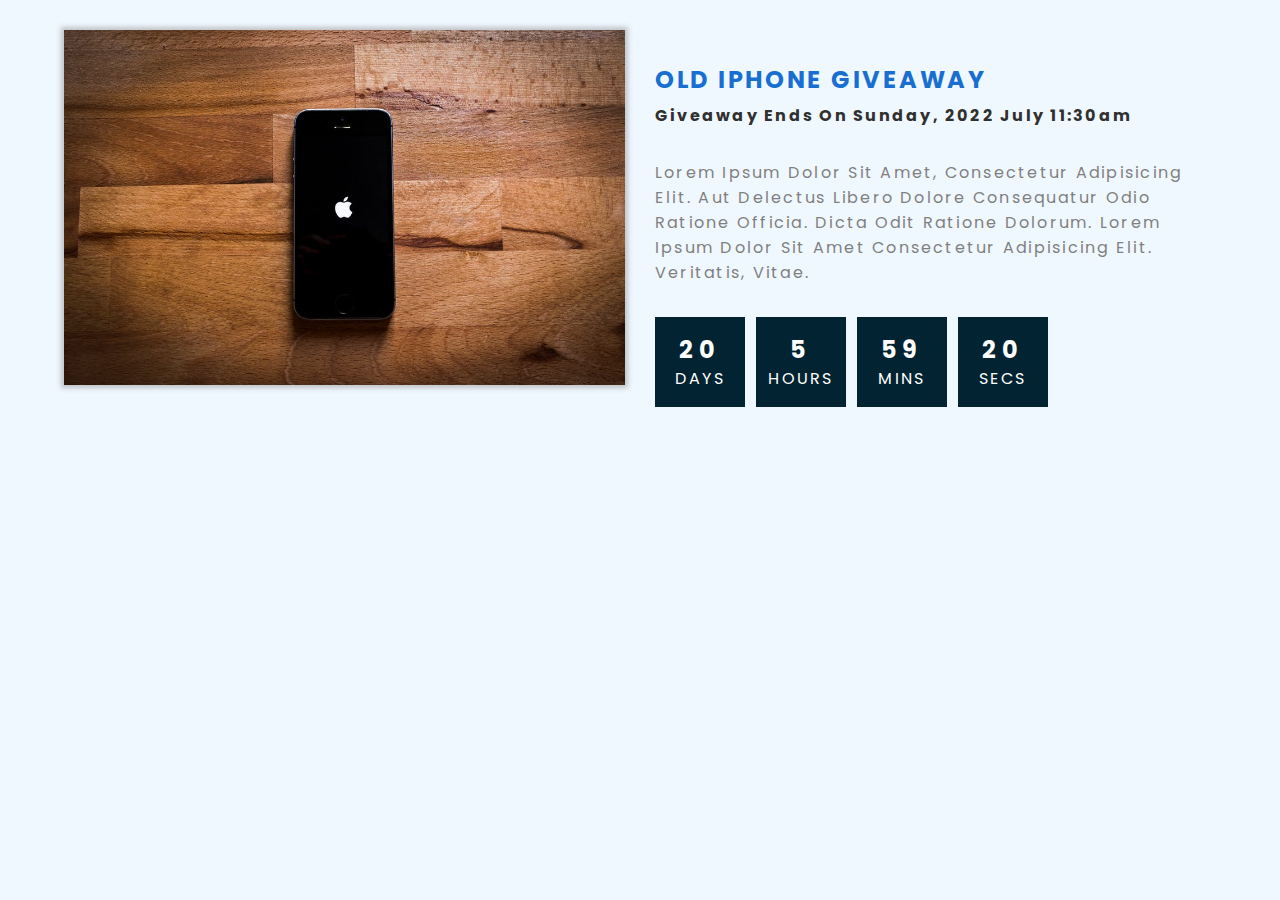
<file: JavaScript Mini Projects/Countdown/index.html>
<!DOCTYPE html>
<html lang="en">
<head>
    <meta charset="UTF-8">
    <meta http-equiv="X-UA-Compatible" content="IE=edge">
    <meta name="viewport" content="width=device-width, initial-scale=1.0">
    <title>Countdown</title>
    <link rel="stylesheet" href="style.css">
    <script src="./app.js" defer></script>
</head>
<body>
    <section class="container">
        <article class="image-container">
            <img src="./gift.jpeg" alt="">
        </article>
        <article class="text-container">
            <h2>Old iphone giveaway</h2>
            <h4 class="giveaway">Giveaway ends on Sunday, 24 April 2022 11:30am</h4>
            <p>Lorem ipsum dolor sit amet, consectetur adipisicing elit. Aut delectus libero dolore consequatur odio ratione officia. Dicta odit ratione dolorum. Lorem ipsum dolor sit amet consectetur adipisicing elit. Veritatis, vitae.</p>

            <div class="timer-container">
                <div class="box">
                    <h3 class="days">20</h4>
                    <span>days</span>
                </div>
                <div class="box">
                    <h3 class="hours">5</h4>
                    <span>hours</span>
                </div>
                <div class="box">
                    <h3 class="days">59</h4>
                    <span>mins</span>
                </div>
                <div class="box">
                    <h3 class="days">20</h4>
                    <span>secs</span>
                </div>
            </div>
        </article>
    </section>
</body>
</html>
</file>
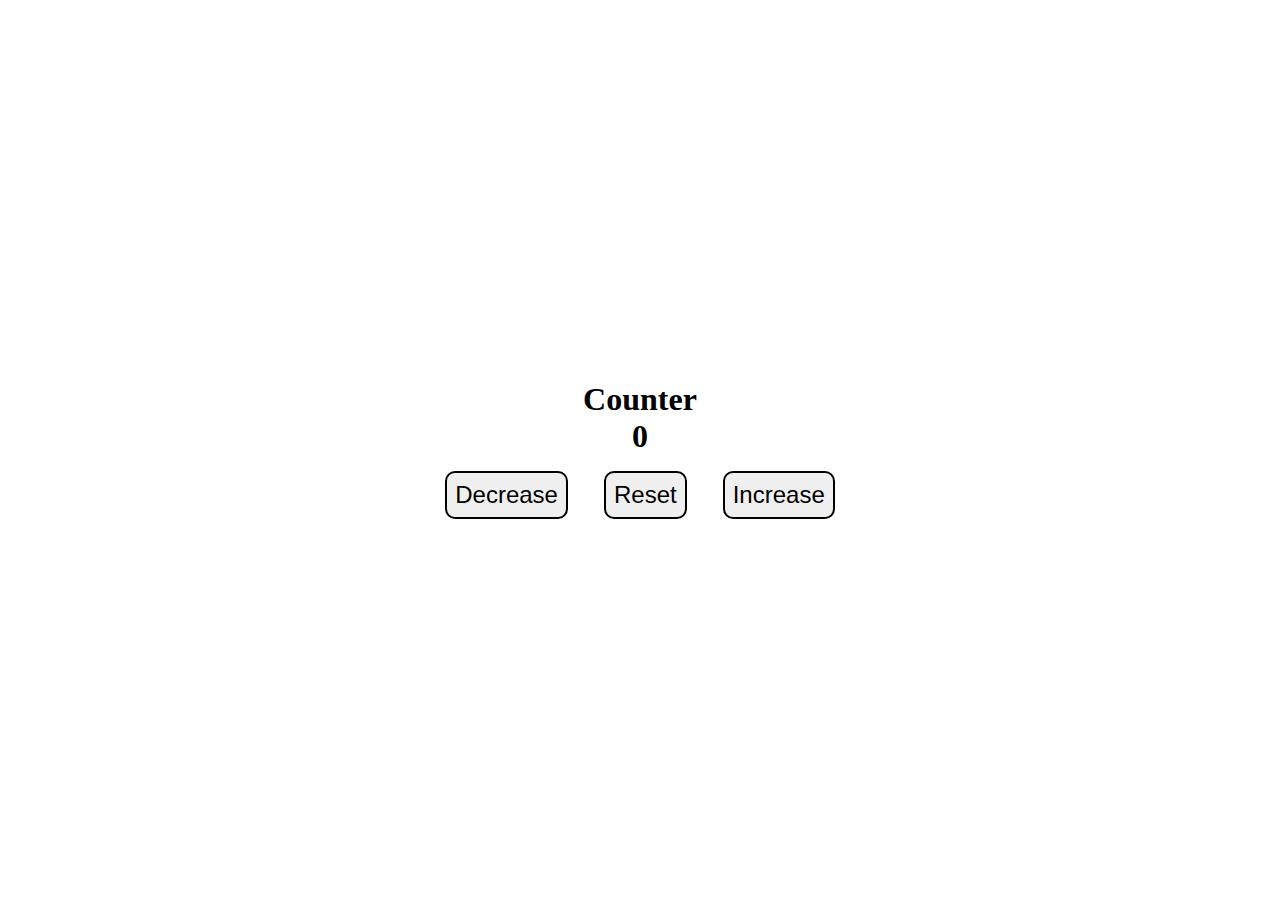
<file: JavaScript Mini Projects/Counter/index.html>
<!DOCTYPE html>
<html lang="en">
<head>
    <meta charset="UTF-8">
    <meta http-equiv="X-UA-Compatible" content="IE=edge">
    <meta name="viewport" content="width=device-width, initial-scale=1.0">
    <title>Document</title>
    <link rel="stylesheet" href="style.css">
    <script src="./script.js" defer></script>
</head>
<body>

    <div class="container">
       <div class="box">
           <h1>Counter</h1>
           <h1 class="text">0</h1>
           <div class="button-box">
               <button class="decrease btn">Decrease</button>
               <button class="reset btn">Reset</button>
               <button class="increase btn">Increase</button>
           </div>
       </div>
    </div>
</body>
</html>
</file>
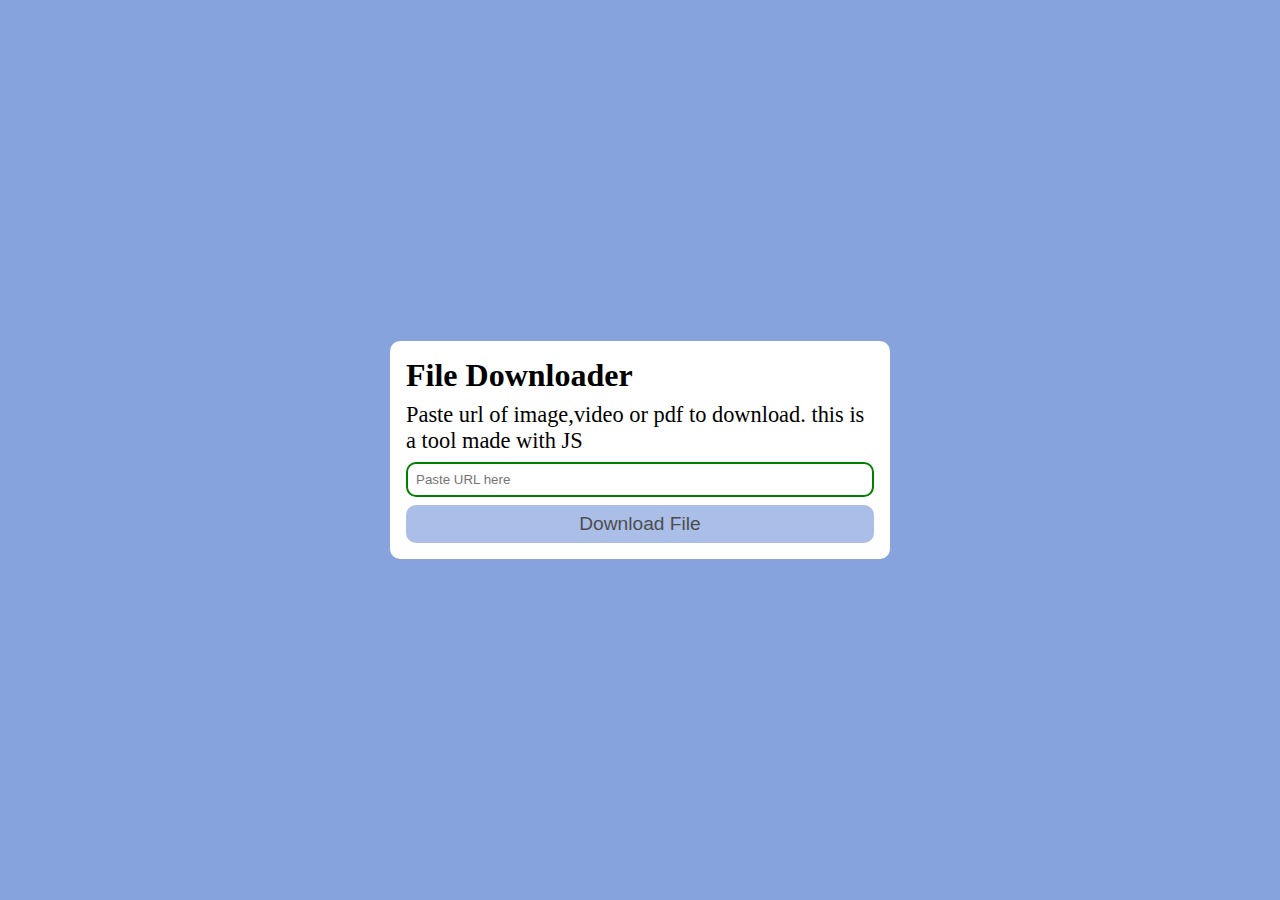
<file: JavaScript Mini Projects/File_Downloader/index.html>
<!DOCTYPE html>
<html lang="en">
<head>
    <meta charset="UTF-8">
    <meta http-equiv="X-UA-Compatible" content="IE=edge">
    <meta name="viewport" content="width=device-width, initial-scale=1.0">
    <title>Document</title>
    <link rel="stylesheet" href="style.css">
    <script src="./script.js" defer></script>
</head>
<body>
    <div class="box-wrapper">
        <h1>File Downloader</h1>
        <p>Paste url of image,video or pdf to download. this is a tool made with JS</p>
        <form action="">
            <input type="text" class="text" placeholder="Paste URL here" required>
            <button class="btn">Download File</button>
        </form>
    </div>
</body>
</html>
</file>
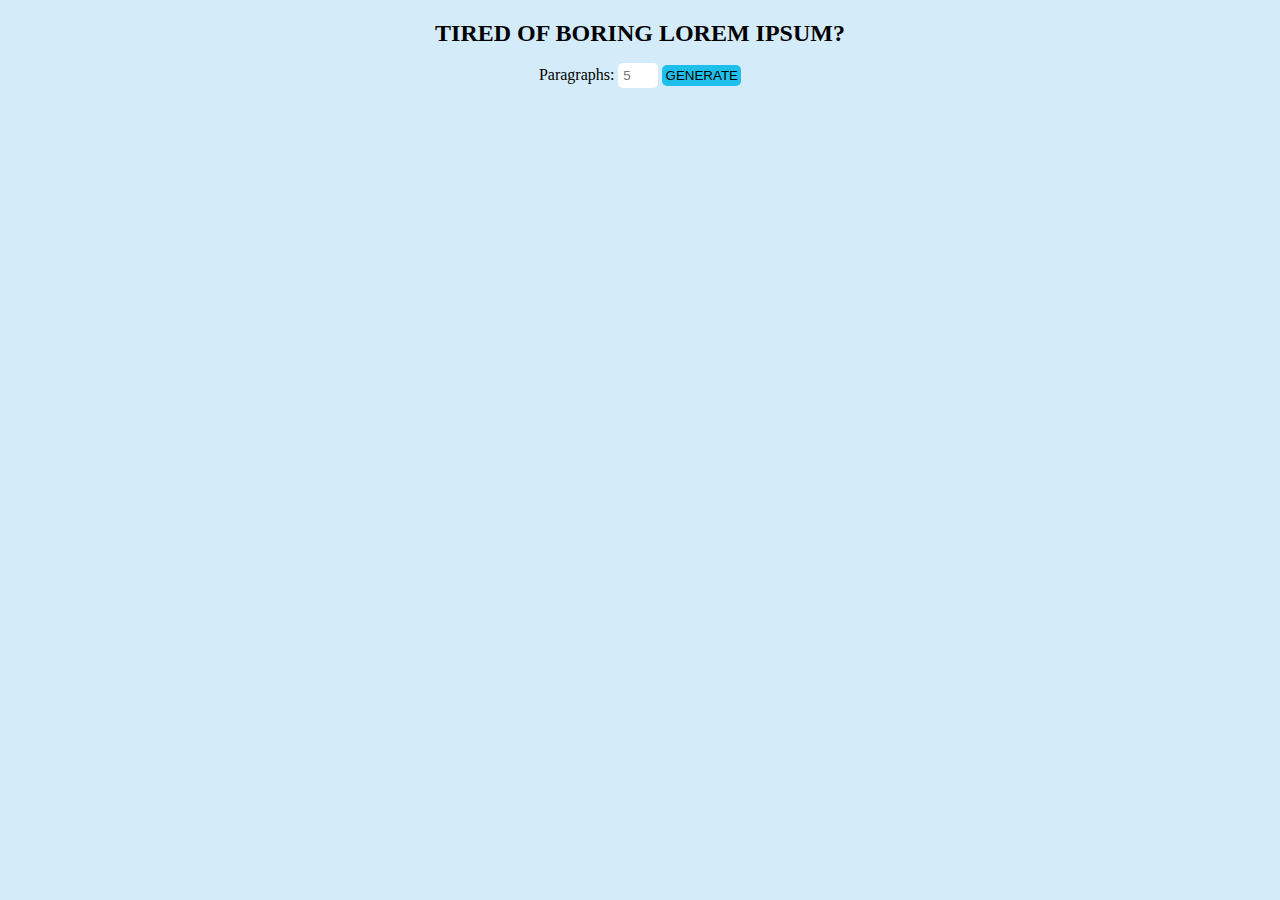
<file: JavaScript Mini Projects/Lorem_Ipsum/index.html>
<!DOCTYPE html>
<html lang="en">
<head>
    <meta charset="UTF-8">
    <meta http-equiv="X-UA-Compatible" content="IE=edge">
    <meta name="viewport" content="width=device-width, initial-scale=1.0">
    <title>Lorem_Ipsum</title>
    <link rel="stylesheet" href="style.css">
    <script src="./app.js" defer></script>
</head>
<body>
    <section class="container">
        <h2 class="title">tired of boring lorem ipsum?</h2>
        <form action="" class="lorem-form">
            <label for="number" class="label">Paragraphs:</label>
            <input type="number" name="" id="number" class="number" placeholder="5">
            <input type="submit" value="Generate" class="submit">
        </form>
        <article class="lorem-p">
            <!-- <p class="para"></p>
            <p class="para"></p>
            <p class="para"></p> -->
        </article>
    </section>
</body>
</html>
</file>
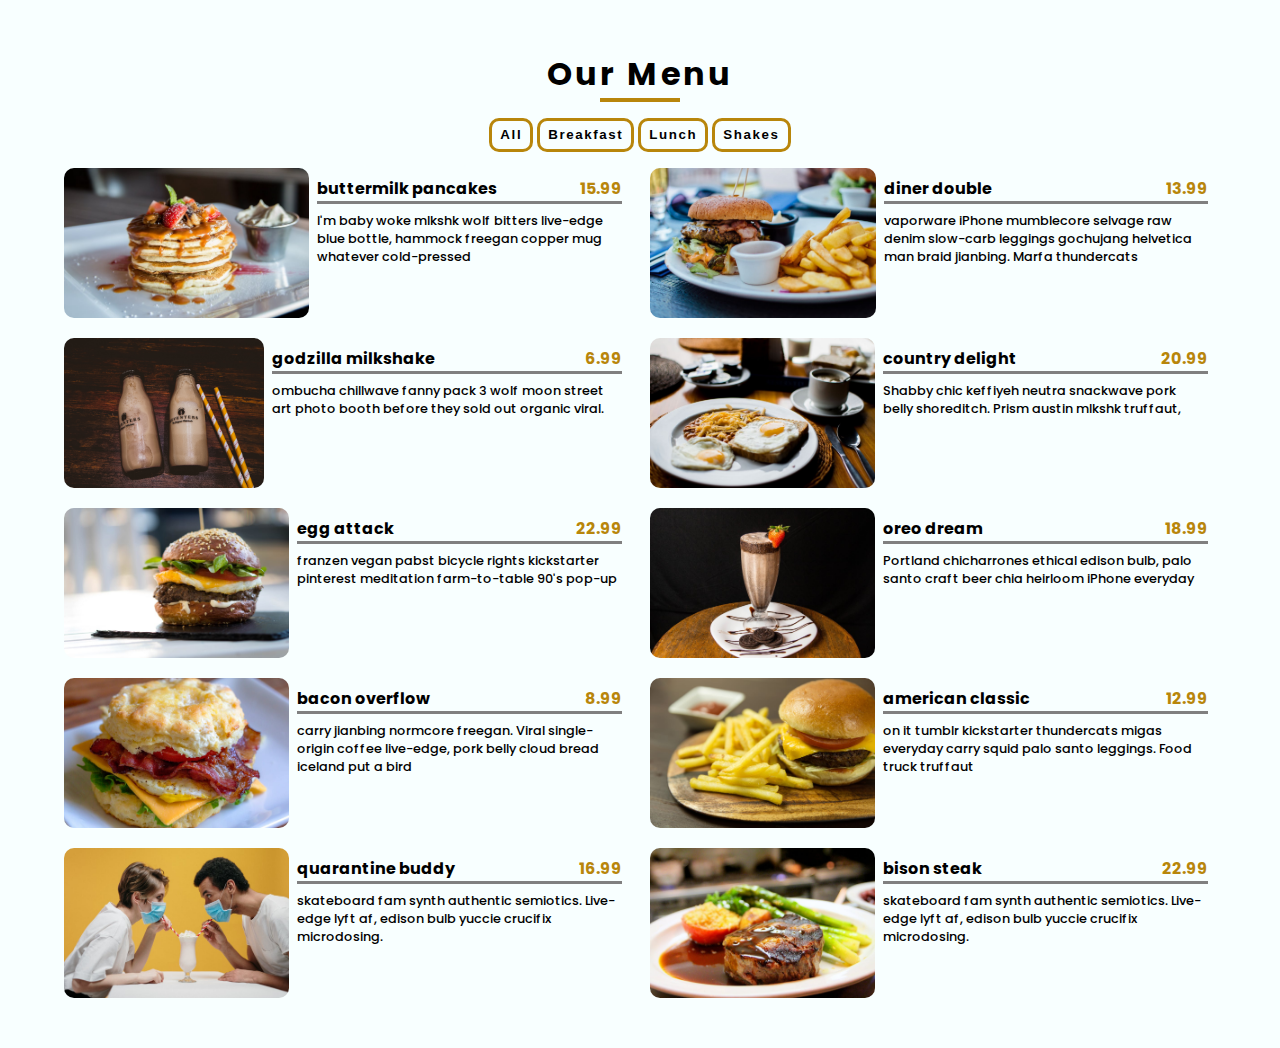
<file: JavaScript Mini Projects/Menu/index.html>
<!DOCTYPE html>
<html lang="en">
<head>
    <meta charset="UTF-8">
    <meta http-equiv="X-UA-Compatible" content="IE=edge">
    <meta name="viewport" content="width=device-width, initial-scale=1.0">
    <link rel="stylesheet" href="style.css">
    <script src="./app.js" defer></script>
    <title>Menu</title>
</head>
<body>
    <section class="container">
        <div class="title">
            <h1>Our Menu</h1>
            <div class="underline"></div>
        </div>

        <!-- Filter Buttons -->
        <div class="btn-container">
            <button class="all btn" data-id="all">All</button>
            <button class="breakfast btn" data-id="breakfast">Breakfast</button>
            <button class="lunch btn" data-id="lunch">Lunch</button>
            <button class="shakes btn" data-id="shakes">Shakes</button>
        </div>

        <!-- Menu Items -->
        <div class="menu-container">
            <!-- menu item -->
            <article class="menu-item">
                <img src="./menu-item.jpeg" alt="">
                <div class="menu-info">
                    <header class="info-header">
                        <h3>Buttermilk Pancakes</h3>
                        <h3 class="price">$15.99</h3>
                    </header>
                    <p class="text">Lorem ipsum dolor sit amet consectetur adipisicing elit. Ratione tempora asperiores quidem neque fugit qui vel itaque voluptatem consequuntur ipsa!</p>
                </div>
            </article>
            <!-- end of single menu item -->
        </div>
    </section>
</body>
</html>
</file>
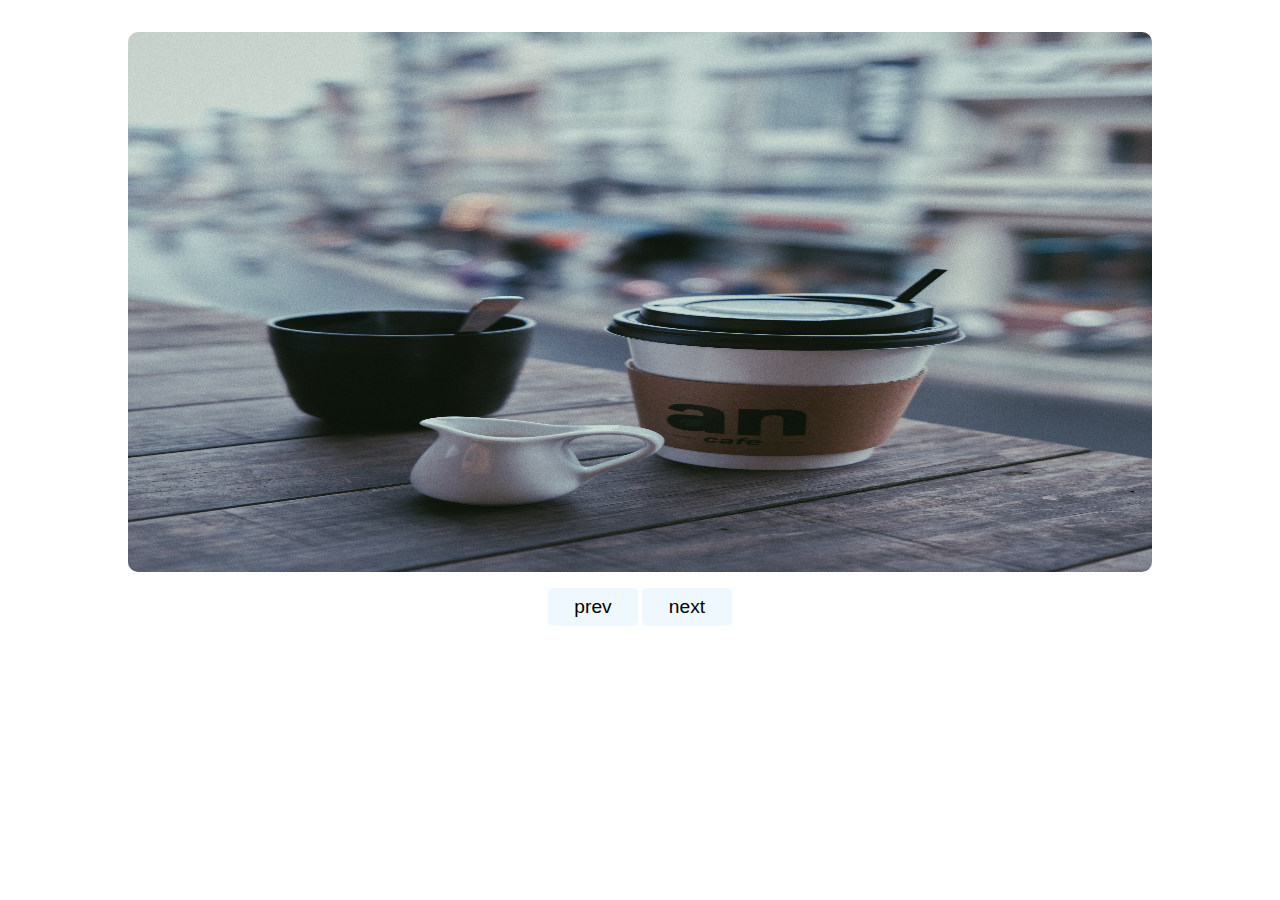
<file: JavaScript Mini Projects/Slider/index.html>
<!DOCTYPE html>
<html lang="en">
<head>
    <meta charset="UTF-8">
    <meta http-equiv="X-UA-Compatible" content="IE=edge">
    <meta name="viewport" content="width=device-width, initial-scale=1.0">
    <title>Slider</title>
    <link rel="stylesheet" href="./style.css">
    <script src="./app.js" defer></script>
</head>
<body>
    <section class="slider-container">
        <div class="slide">
            <img src="./1.jpeg" alt="">
        </div>
        <div class="slide">
            <img src="./2.jpeg" alt="">
        </div>
        <div class="slide">
            <img src="./3.jpeg" alt="">
        </div>
        <div class="slide">
            <img src="./4.jpeg" alt="">
        </div>
    </section>
    <div class="btn-container">
        <button class="prev">
            prev
        </button>
        <button class="next">
            next
        </button>
    </div>
</body>
</html>
</file>
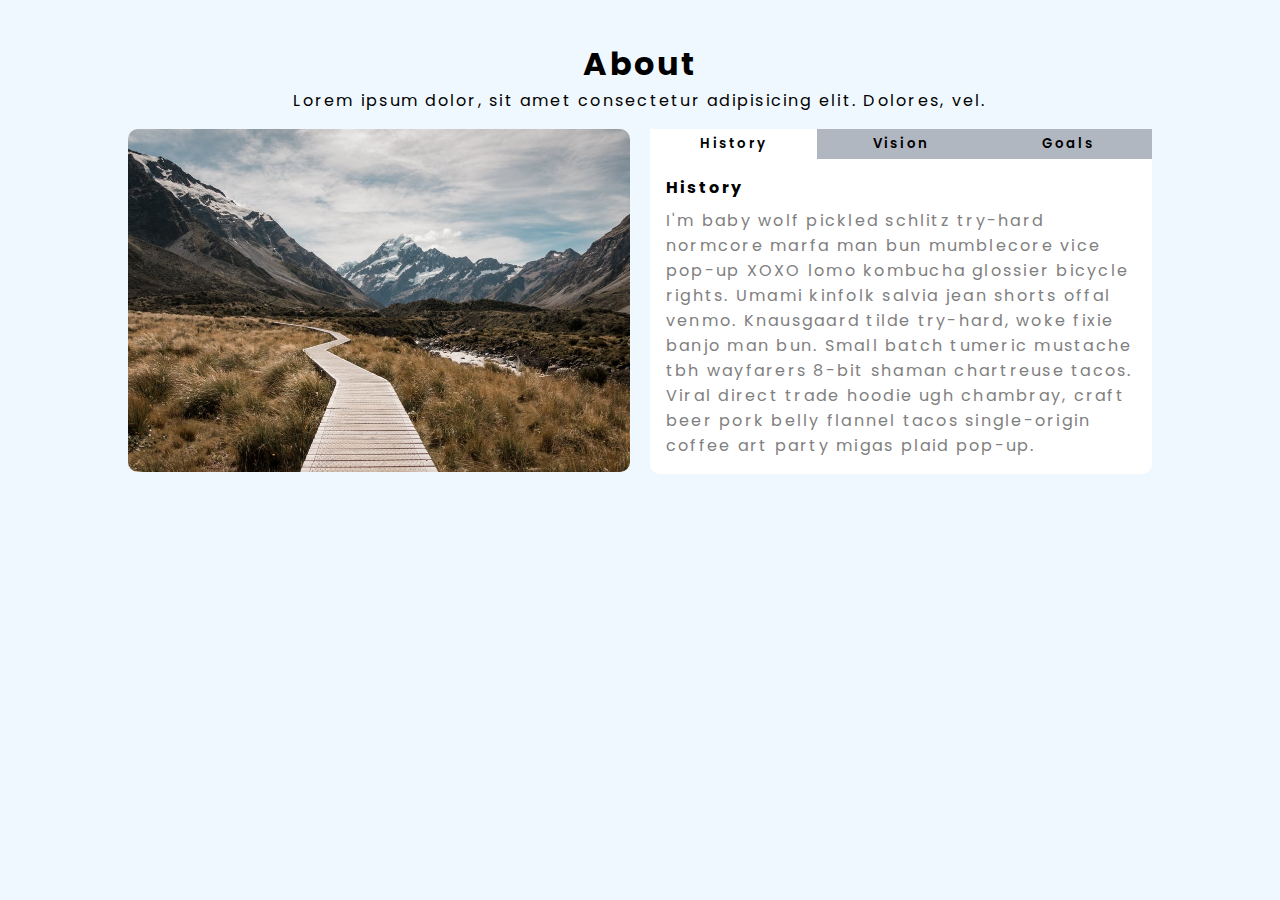
<file: JavaScript Mini Projects/Tabs/index.html>
<!DOCTYPE html>
<html lang="en">
<head>
    <meta charset="UTF-8">
    <meta http-equiv="X-UA-Compatible" content="IE=edge">
    <meta name="viewport" content="width=device-width, initial-scale=1.0">
    <title>Tabs</title>
    <link rel="stylesheet" href="style.css">
    <script src="./app.js" defer></script>
</head>
<body>
    <section class="container">
      <div class="title">
        <h1>About</h1>
        <p>Lorem ipsum dolor, sit amet consectetur adipisicing elit. Dolores, vel.</p>
      </div>

      <div class="box">
        <article class="image-container">
          <img src="./hero-bcg.jpeg" alt="">
        </article>
        <article class="text-container">
          <!-- btn container -->
          <div class="btn-container">
            <button class="tab-btn active" data-id="history">history</button>
            <button class="tab-btn" data-id="vision">vision</button>
            <button class="tab-btn" data-id="goals">goals</button>
          </div>

          <div class="about-content">
            <!-- single item -->
            <div class="content active" id="history">
              <h4>history</h4>
              <p>
                I'm baby wolf pickled schlitz try-hard normcore marfa man bun
                mumblecore vice pop-up XOXO lomo kombucha glossier bicycle
                rights. Umami kinfolk salvia jean shorts offal venmo. Knausgaard
                tilde try-hard, woke fixie banjo man bun. Small batch tumeric
                mustache tbh wayfarers 8-bit shaman chartreuse tacos. Viral
                direct trade hoodie ugh chambray, craft beer pork belly flannel
                tacos single-origin coffee art party migas plaid pop-up.
              </p>
            </div>
            <!-- end of single item -->
            <!-- single item -->
            <div class="content" id="vision">
              <h4>vision</h4>
              <p>
                Man bun PBR&B keytar copper mug prism, hell of helvetica. Synth
                crucifix offal deep v hella biodiesel. Church-key listicle
                polaroid put a bird on it chillwave palo santo enamel pin,
                tattooed meggings franzen la croix cray. Retro yr aesthetic four
                loko tbh helvetica air plant, neutra palo santo tofu mumblecore.
                Hoodie bushwick pour-over jean shorts chartreuse shabby chic.
                Roof party hammock master cleanse pop-up truffaut, bicycle
                rights skateboard affogato readymade sustainable deep v
                live-edge schlitz narwhal.
              </p>
              <ul>
                <li>list item</li>
                <li>list item</li>
                <li>list item</li>
              </ul>
            </div>
            <!-- end of single item -->
            <!-- single item -->
            <div class="content" id="goals">
              <h4>goals</h4>
              <p>
                Chambray authentic truffaut, kickstarter brunch taxidermy vape
                heirloom four dollar toast raclette shoreditch church-key.
                Poutine etsy tote bag, cred fingerstache leggings cornhole
                everyday carry blog gastropub. Brunch biodiesel sartorial mlkshk
                swag, mixtape hashtag marfa readymade direct trade man braid
                cold-pressed roof party. Small batch adaptogen coloring book
                heirloom. Letterpress food truck hammock literally hell of wolf
                beard adaptogen everyday carry. Dreamcatcher pitchfork yuccie,
                banh mi salvia venmo photo booth quinoa chicharrones.
              </p>
            </div>
            <!-- end of single item -->
          </div>
        </article>
      </div>
    </section>
</body>
</html>
</file>
<file: JavaScript Mini Projects/Countdown/style.css>
@import url('https://fonts.googleapis.com/css2?family=Poppins:wght@300;400;500;600;700;800&display=swap');
*{
    margin: 0;
    padding: 0;
    box-sizing: border-box;
    font-family: 'Poppins', sans-serif;
    letter-spacing: .14rem;
}

body{
    background-color: aliceblue;
}

.container{
    width: 90%;
    margin: 30px auto;
    display: grid;
    grid-template-columns: repeat(2,1fr);
    gap: 0 30px;
    /* border: 2px solid red; */
}

.image-container img{
    display: block;
    width: 100%;
    /* height: 60vh; */
    box-shadow: 0 0 5px 3px rgba(136, 136, 136, 0.479);
    object-fit: cover;
}

.text-container{
    padding: 2rem 0;
}

.text-container h2{
    margin-bottom: .4rem;
    text-transform: uppercase;
    color: rgb(24, 111, 209);
    letter-spacing: .17rem;
}

.text-container h4{
    margin-bottom: 2rem;
    text-transform: capitalize;
    color: rgb(49, 48, 48);
}

.text-container p{
    margin-bottom: .4rem;
    color: gray;
    text-transform: capitalize;
}

.timer-container{
    /* border: 2px solid red; */
    width: 70%;
    display: flex;
    justify-content: space-between;
    margin-top: 2rem;
}

.box{
    width: 90px;
    height: 90px;
    background-color: rgb(2, 35, 49);
    display: flex;
    flex-direction: column;
    justify-content: center;
    align-items: center;
    color: white;
    text-transform: uppercase;
}

.box h3{
    font-size: 1.5rem;
    letter-spacing: .4rem;
    line-height: 2rem;
}

@media(max-width:540px){
    .container{
        grid-template-columns: 100%;
    }
    .timer-container{
        width: 100%;
    }
}


@media(min-width:540px) and (max-width:1093px){
    .container{
        grid-template-columns: 100%;
    }
    .timer-container{
        width: 100%;
    }
}
</file>
<file: JavaScript Mini Projects/Counter/style.css>
*{
    margin: 0;
    padding: 0;
    box-sizing: border-box;
}

body{
    position: relative;
    text-align: center;
}

.container{
    position: relative;
    height: 100vh;
}

.box{
    /* border: 2px solid red; */
    position: absolute;
    top: 50%;
    left: 50%;
    width: 70%;
    transform: translate(-50%,-50%);
}

.button-box{
    margin-top: 1rem;
}

.btn{
    padding: .5rem;
    font-size: 1.5rem;
    border-radius: 10px;
    border: 2px solid black;
    margin: 0 1rem;
    font-weight: 100;
}
</file>
<file: JavaScript Mini Projects/File_Downloader/style.css>
*{
    margin: 0;
    padding: 0;
    box-sizing: border-box;
}

body{
    display: flex;
    justify-content: center;
    align-items: center;
    min-height: 100vh;
    background-color: rgb(135, 163, 222);
}

.box-wrapper{
    /* border: 2px solid red; */
    width: 500px;
    color: black;
    background-color: white;
    padding: 1rem;
    border-radius: 10px;
}

.box-wrapper h1{
    margin-bottom: .5rem;
}

.box-wrapper p{
    margin-bottom: .5rem;
    font-size: 1.4rem;
}

form{
    display: flex;
    flex-direction: column;
}

.text{
    margin-bottom: .5rem;
    padding: .5rem;
    border-radius: 10px;
    border: 2px solid green;
}

.btn{
    font-size: 1.2rem;
    padding: .5rem;
    border-radius: 10px;
    border: none;
    background-color: rgb(135, 163, 222);
    opacity: 0.7;
    pointer-events: none;
    cursor: pointer;
}

.text:valid ~ .btn{
    opacity: 1;
    pointer-events: auto;
}
</file>
<file: JavaScript Mini Projects/Lorem_Ipsum/style.css>
*{
    box-sizing: border-box;
    margin: 0;
    padding: 0;
}

body{
    background-color: rgba(34, 156, 232, 0.197);
}

.container{
    width: 90%;
    margin: 20px auto;
    /* border: 2px solid red; */
    text-align: center;
}

.title{
    text-transform: uppercase;
    margin-bottom: 1rem;
}

.number{
    padding: .3rem;
    width: 40px;
    border: none;
    border-radius: 5px;
}

.submit{
    padding: .2rem;
    text-transform: uppercase;
    background-color: rgb(31, 191, 236);
    border: none;
    border-radius: 5px;
    cursor: pointer;
}

.lorem-p{
    /* border: 2px solid black; */
    margin-top: 1rem;
    /* height: 30vh; */
}

.para{
    /* border: 2px solid blue; */
    margin: 1rem 0;
}
</file>
<file: JavaScript Mini Projects/Menu/style.css>
@import url('https://fonts.googleapis.com/css2?family=Poppins:wght@300;400;500;600;700;800&display=swap');

*{
    margin: 0;
    padding: 0;
    box-sizing: border-box;
}

body{
    font-family: 'Poppins', sans-serif;
    background-color: rgba(224, 255, 255, 0.232);
}

.container{
    width: 90vw;
    margin: 50px auto;
}

.title{
    text-align: center;
    letter-spacing: .2rem;
}

.underline{
    border: 2px solid darkgoldenrod;
    width: 80px;
    margin: auto;
    margin-bottom: 1rem;
}

.btn-container{
    /* border: 2px solid black; */
    margin-bottom: 1rem;
    text-align: center;
}

.btn{
    padding: .4rem .5rem;
    border: 3px solid darkgoldenrod;
    border-radius: 10px;
    background: transparent;
    cursor: pointer;
    /* font-size: 1.4rem; */
    font-weight: 600;
    letter-spacing: .1rem;
}

.btn:hover{
    background-color: darkgoldenrod;
    color: white;
}

.menu-container{
    /* border: 2px solid red; */
    display: grid;
    grid-template-columns: repeat(2,1fr);
    gap: 20px 20px;
}

.menu-item{
    /* border: 2px solid blueviolet; */
    /* display: grid; */
    /* grid-template-columns: (2,1fr); */
    display: flex;
    justify-content: space-between;
}

.menu-item img{
    height: 150px;
    border-radius: 10px;
}

.menu-info{
    padding: .5rem;
}

.menu-info p{
    font-size: .8rem;
    font-weight: 500;
}

.info-header{
    display: flex;
    justify-content: space-between;
    border-bottom: 3px solid grey;
    margin-bottom: .5rem;
}

.price{
    color: darkgoldenrod;
}

.info-header h3{
    font-size: 1rem;
}

@media (max-width: 500px){
    .menu-container{
        grid-template-columns: 1fr;
    }

    .menu-item{
        flex-direction: column;
    }
}
</file>
<file: JavaScript Mini Projects/Slider/style.css>
*{
    margin: 0;
    padding: 0;
}

.slider-container{
    margin: 2rem auto 1rem;
    /* border: 2px solid red; */
    width: 80vw;
    height: 60vh;
    position: relative;
    overflow: hidden;
    border-radius: 10px;
}

.slide{
    width: 100%;
    height: 100%;
    position: absolute;
    transition: all 0.35s ease;
    
}

.slide img{
    width: 100%;
    height: 100%;
}

.btn-container{
    /* margin: auto; */
    text-align: center;
    /* border: 2px solid black; */
}

.btn-container button{
    background-color: aliceblue;
    border: none;
    padding: .5rem;
    font-size: 1.2rem;
    border-radius: 5px;
    width: 90px;
    cursor: pointer;
}

/* .slide:nth-child(1){
    left: 0%;
}
.slide:nth-child(2){
    left: 100%;
}
.slide:nth-child(3){
    left: 200%;
}
.slide:nth-child(4){
    left: 300%;
}

.slide{
    transform: translateX(-100%);
} */
/* this is a manual approach but it will become tedious when there will be many items

toh bolo JS ki jai*/
</file>
<file: JavaScript Mini Projects/Tabs/style.css>
@import url('https://fonts.googleapis.com/css2?family=Poppins:wght@300;400;500;600;700;800&display=swap');
*{
    margin: 0;
    padding: 0;
    box-sizing: border-box;
    font-family: 'Poppins', sans-serif;
    letter-spacing: .14rem;
}

body{
    background-color: aliceblue;
}

li{
    list-style: none;
}

.container{
    /* border: 2px solid red; */
    width: 80%;
    margin: 40px auto;
}

.title{
    text-align: center;
    margin-bottom: 1rem;
}

.box{
    display: grid;
    grid-template-columns: repeat(2,1fr);
    gap: 0 20px;
}

.image-container img{
    display: block;
    width: 100%;
    /* height: 100%; */
    border-radius: 10px;
}

article{
    /* border: 2px solid black; */
    /* height: 600px; */
}

.btn-container{
    text-align: center;
    display: grid;
    grid-template-columns: repeat(3,1fr);
}

.tab-btn{
    padding: .3rem;
    background-color: rgba(90, 94, 107, 0.421);
    text-transform: capitalize;
    cursor: pointer;
    border: none;
    font-weight: 600;
}

.tab-btn:hover{
    transition: .2s ease;
    background-color: rgba(166, 230, 208, 0.68);
}

button.active{
    background-color: white;
}

.content{
    padding: 1rem;
    background-color: white;
    display: none;
    border-bottom-left-radius: 10px;
    border-bottom-right-radius: 10px;
}

.content h4{
    text-transform: capitalize;
    margin-bottom: .5rem;
}

.content p{
    color: grey;
}

div.active{
    display: block;
}

@media (max-width: 800px){
    .box{
        grid-template-rows: repeat(400px,1fr);
        gap: 20px;
        grid-template-columns: 1fr;
    }

    .tab-btn:hover{
        background-color: white;
    }
}
</file>
